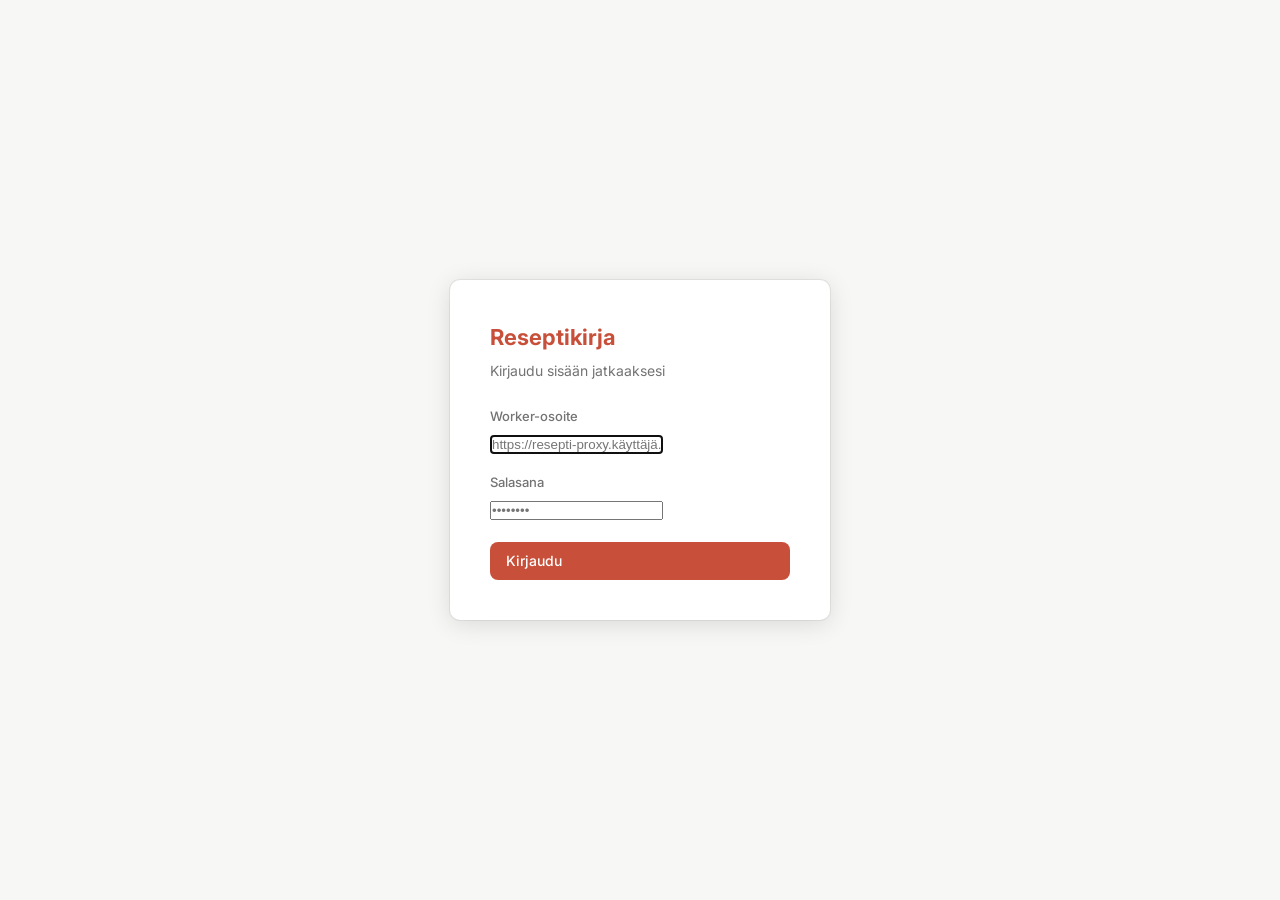
<file: index.html>
<!DOCTYPE html>
<html lang="fi">
<head>
  <meta charset="UTF-8">
  <meta name="viewport" content="width=device-width, initial-scale=1">
  <title>Reseptikirja</title>
  <link rel="stylesheet" href="css/style.css">
</head>
<body>

<header class="topbar">
  <div class="container topbar-inner">
    <span class="logo">Reseptikirja</span>
    <div class="search-wrap">
      <svg width="16" height="16" viewBox="0 0 24 24" fill="none" stroke="currentColor" stroke-width="2">
        <circle cx="11" cy="11" r="8"/><path d="m21 21-4.35-4.35"/>
      </svg>
      <input id="search" type="search" placeholder="Hae reseptejä tai ainesosia…" autocomplete="off">
    </div>
    <a href="lisaa.html" class="btn btn-primary">
      <svg width="14" height="14" viewBox="0 0 24 24" fill="none" stroke="currentColor" stroke-width="2.5"><path d="M12 5v14M5 12h14"/></svg>
      Lisää
    </a>
    <button id="btn-logout" class="btn-logout">Kirjaudu ulos</button>
  </div>
</header>

<main class="container">
  <div class="section-header">
    <h1>Kaikki reseptit</h1>
    <span id="recipe-count" class="count"></span>
  </div>

  <div id="recipe-grid" class="grid"></div>

  <div id="empty-state" class="empty" hidden>
    <svg width="56" height="56" viewBox="0 0 24 24" fill="none" stroke="currentColor" stroke-width="1.2">
      <path d="M14 2H6a2 2 0 0 0-2 2v16a2 2 0 0 0 2 2h12a2 2 0 0 0 2-2V8z"/>
      <polyline points="14 2 14 8 20 8"/>
      <line x1="16" y1="13" x2="8" y2="13"/>
      <line x1="16" y1="17" x2="8" y2="17"/>
      <polyline points="10 9 9 9 8 9"/>
    </svg>
    <h2>Ei vielä reseptejä</h2>
    <p>Lisää ensimmäinen resepti kuvakaappauksesta tai syöttämällä tiedot käsin.</p>
    <a href="lisaa.html" class="btn btn-primary">Lisää resepti</a>
  </div>
</main>

<script src="js/db.js"></script>
<script src="js/auth.js"></script>
<script src="js/index.js"></script>
</body>
</html>
</file>
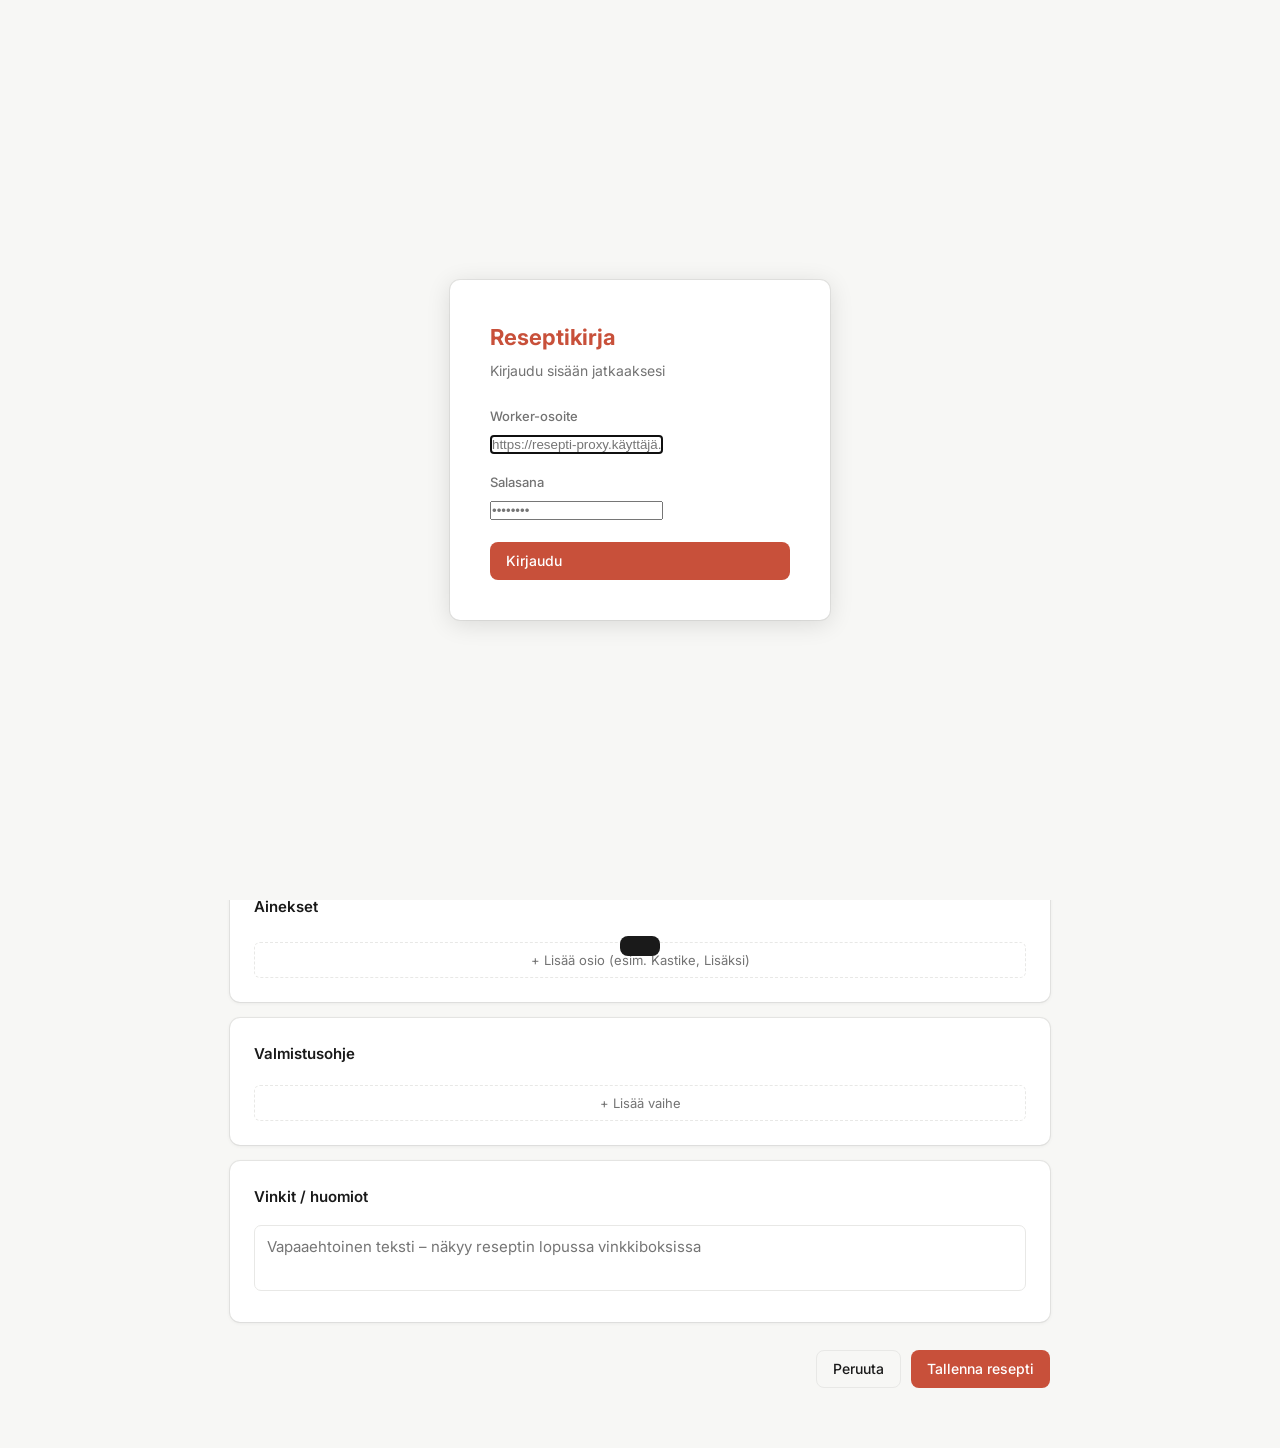
<file: lisaa.html>
<!DOCTYPE html>
<html lang="fi">
<head>
  <meta charset="UTF-8">
  <meta name="viewport" content="width=device-width, initial-scale=1">
  <title>Lisää resepti – Reseptikirja</title>
  <link rel="stylesheet" href="css/style.css">
</head>
<body>

<header class="topbar">
  <div class="container topbar-inner">
    <span class="logo">Reseptikirja</span>
    <button id="btn-logout" class="btn-logout" style="margin-left:auto">Kirjaudu ulos</button>
  </div>
</header>

<main class="container">
  <a href="index.html" class="back-link">
    <svg width="16" height="16" viewBox="0 0 24 24" fill="none" stroke="currentColor" stroke-width="2"><path d="M19 12H5M12 19l-7-7 7-7"/></svg>
    Takaisin
  </a>

  <h1 id="page-title" class="page-title">Lisää resepti</h1>

  <!-- ── Kuvakaappaus ── -->
  <div class="form-card">
    <h3>Analysoi kuvakaappaus</h3>

<div class="upload-area" id="upload-area">
      <input type="file" id="file-input" accept="image/*">
      <div id="upload-hint">
        <svg width="36" height="36" viewBox="0 0 24 24" fill="none" stroke="currentColor" stroke-width="1.5">
          <rect x="3" y="3" width="18" height="18" rx="2"/><circle cx="8.5" cy="8.5" r="1.5"/><polyline points="21 15 16 10 5 21"/>
        </svg>
        <p><strong>Lataa kuvakaappaus</strong><br>tai vedä ja pudota tähän</p>
      </div>
      <img id="upload-preview" class="upload-preview" alt="Esikatselu">
    </div>

    <div style="margin-top:12px">
      <button id="btn-analyze" class="btn btn-primary" disabled>Analysoi kuva</button>
      <span style="font-size:13px;color:var(--muted);margin-left:10px">Täyttää lomakkeen automaattisesti</span>
    </div>
  </div>

  <!-- ── Perustiedot ── -->
  <div class="form-card">
    <h3>Perustiedot</h3>
    <div class="field">
      <label for="title">Reseptin nimi *</label>
      <input type="text" id="title" placeholder="esim. Kanapasta">
    </div>
    <div class="row">
      <div class="field">
        <label for="servings">Annoksia</label>
        <input type="number" id="servings" min="1" placeholder="4">
      </div>
      <div class="field">
        <label for="servings-unit">Yksikkö</label>
        <input type="text" id="servings-unit" placeholder="annosta" value="annosta">
      </div>
    </div>
    <div class="field">
      <label>Tagit</label>
      <div class="tags-input-wrap" id="tags-wrap">
        <input type="text" id="tags-input" placeholder="esim. pasta, kana – Enter lisää">
      </div>
    </div>
  </div>

  <!-- ── Ainekset ── -->
  <div class="form-card">
    <h3>Ainekset</h3>
    <div id="ing-sections"></div>
    <button id="add-section-btn" class="add-btn" style="margin-top:8px">+ Lisää osio (esim. Kastike, Lisäksi)</button>
  </div>

  <!-- ── Ohje ── -->
  <div class="form-card">
    <h3>Valmistusohje</h3>
    <div id="steps"></div>
    <button id="add-step-btn" class="add-btn" style="margin-top:4px">+ Lisää vaihe</button>
  </div>

  <!-- ── Vinkit ── -->
  <div class="form-card">
    <h3>Vinkit / huomiot</h3>
    <div class="field">
      <textarea id="notes" placeholder="Vapaaehtoinen teksti – näkyy reseptin lopussa vinkkiboksissa"></textarea>
    </div>
  </div>

  <div class="form-footer">
    <button id="btn-cancel" class="btn btn-ghost">Peruuta</button>
    <button id="btn-save" class="btn btn-primary">Tallenna resepti</button>
  </div>
</main>

<div id="toast" class="toast"></div>

<script src="js/db.js"></script>
<script src="js/auth.js"></script>
<script src="js/lisaa.js"></script>
</body>
</html>
</file>
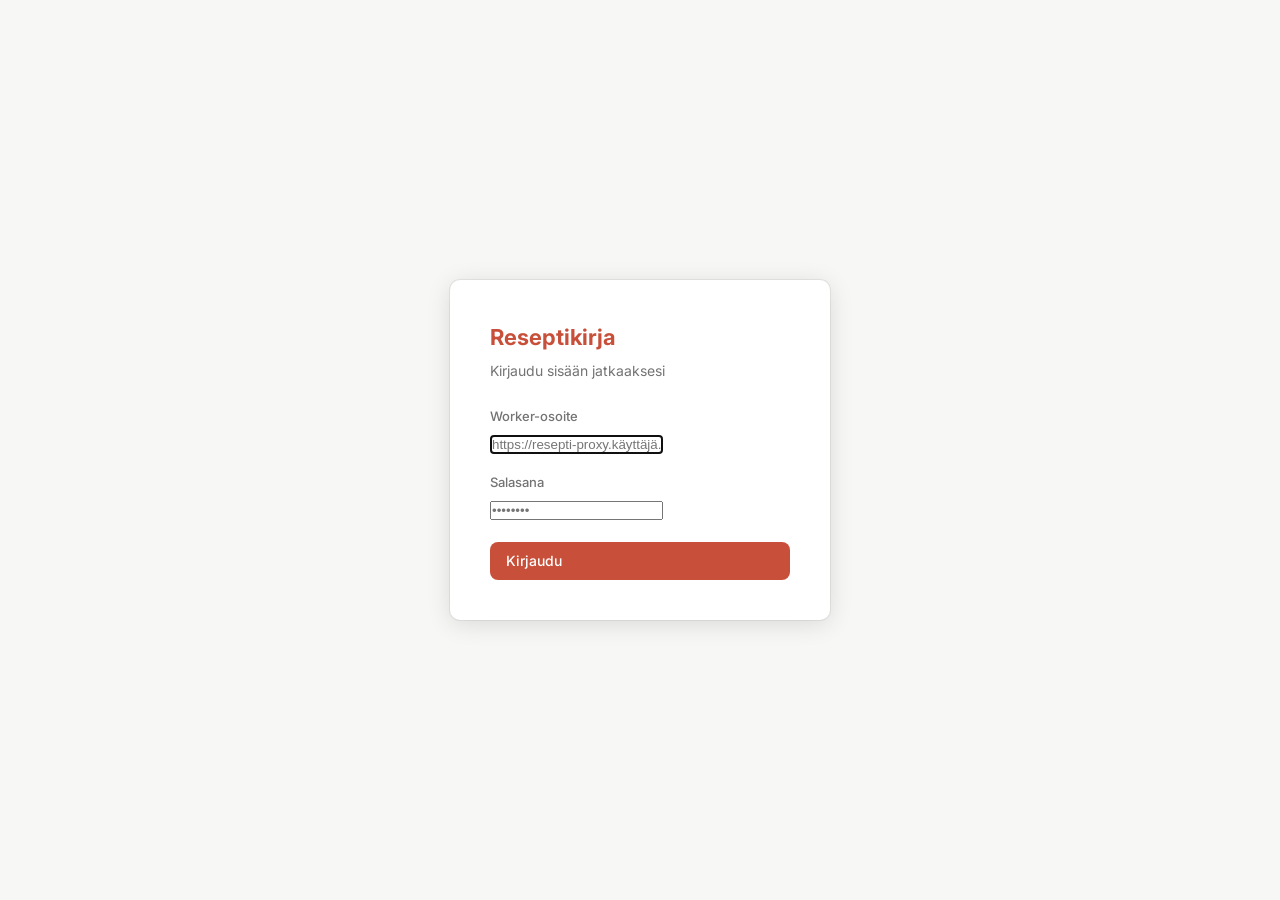
<file: resepti.html>
<!DOCTYPE html>
<html lang="fi">
<head>
  <meta charset="UTF-8">
  <meta name="viewport" content="width=device-width, initial-scale=1">
  <title>Resepti – Reseptikirja</title>
  <link rel="stylesheet" href="css/style.css">
</head>
<body>

<header class="topbar">
  <div class="container topbar-inner">
    <span class="logo">Reseptikirja</span>
    <button id="btn-logout" class="btn-logout" style="margin-left:auto">Kirjaudu ulos</button>
  </div>
</header>

<main class="container">
  <a href="index.html" class="back-link">
    <svg width="16" height="16" viewBox="0 0 24 24" fill="none" stroke="currentColor" stroke-width="2"><path d="M19 12H5M12 19l-7-7 7-7"/></svg>
    Kaikki reseptit
  </a>

  <div class="recipe-header">
    <h1 id="recipe-title" class="recipe-title"></h1>
    <div class="recipe-meta">
      <div id="servings-control" class="servings-control" hidden>
        <button id="btn-servings-minus" class="servings-btn" aria-label="Vähennä annoksia">−</button>
        <span id="servings-value"></span>
        <span id="servings-unit"></span>
        <button id="btn-servings-plus" class="servings-btn" aria-label="Lisää annoksia">+</button>
      </div>
      <span id="recipe-date" style="font-size:13px;color:var(--muted)"></span>
      <div class="recipe-actions" style="margin-left:auto">
        <button id="btn-edit" class="btn btn-ghost btn-sm">Muokkaa</button>
        <button id="btn-delete" class="btn btn-danger btn-sm">Poista</button>
      </div>
    </div>
    <div id="recipe-tags" class="tags" style="margin-top:10px"></div>
  </div>

  <div class="recipe-body">
    <aside class="ingredients-col">
      <h2>Ainekset</h2>
      <div id="ingredients"></div>
    </aside>

    <section class="instructions-col">
      <h2>Ohje</h2>
      <ol class="instructions-list"></ol>

      <div id="notes-section" hidden>
        <div class="notes-box">
          <strong>Vinkit</strong>
          <span id="notes-text"></span>
        </div>
      </div>
    </section>
  </div>
</main>

<script src="js/db.js"></script>
<script src="js/auth.js"></script>
<script src="js/resepti.js"></script>
</body>
</html>
</file>
<file: css/style.css>
@import url('https://fonts.googleapis.com/css2?family=Inter:wght@400;500;600;700&display=swap');

*, *::before, *::after { box-sizing: border-box; margin: 0; padding: 0; }

:root {
  --accent: #c8503a;
  --accent-light: #fdf1ee;
  --text: #1a1a1a;
  --muted: #737373;
  --border: #e8e8e6;
  --surface: #ffffff;
  --bg: #f7f7f5;
  --radius: 10px;
  --shadow: 0 1px 4px rgba(0,0,0,.07), 0 0 0 1px var(--border);
}

body {
  font-family: 'Inter', sans-serif;
  background: var(--bg);
  color: var(--text);
  line-height: 1.55;
  min-height: 100vh;
}

a { color: inherit; text-decoration: none; }

/* ── Layout ── */
.container {
  max-width: 860px;
  margin: 0 auto;
  padding: 0 20px;
}

/* ── Top bar ── */
.topbar {
  background: var(--surface);
  border-bottom: 1px solid var(--border);
  position: sticky;
  top: 0;
  z-index: 10;
}
.topbar-inner {
  display: flex;
  align-items: center;
  gap: 16px;
  height: 56px;
}
.logo {
  font-size: 18px;
  font-weight: 700;
  color: var(--accent);
  white-space: nowrap;
}
.search-wrap {
  flex: 1;
  position: relative;
}
.search-wrap svg {
  position: absolute;
  left: 11px;
  top: 50%;
  transform: translateY(-50%);
  color: var(--muted);
  pointer-events: none;
}
#search {
  width: 100%;
  height: 38px;
  border: 1px solid var(--border);
  border-radius: 8px;
  padding: 0 12px 0 36px;
  font: inherit;
  font-size: 14px;
  background: var(--bg);
  outline: none;
  transition: border-color .15s;
}
#search:focus { border-color: var(--accent); background: var(--surface); }

/* ── Buttons ── */
.btn {
  display: inline-flex;
  align-items: center;
  gap: 6px;
  height: 38px;
  padding: 0 16px;
  border-radius: 8px;
  border: none;
  font: inherit;
  font-size: 14px;
  font-weight: 500;
  cursor: pointer;
  transition: opacity .15s, background .15s;
  white-space: nowrap;
}
.btn-primary { background: var(--accent); color: #fff; }
.btn-primary:hover { opacity: .88; }
.btn-ghost { background: transparent; color: var(--text); border: 1px solid var(--border); }
.btn-ghost:hover { background: var(--bg); }
.btn-danger { background: transparent; color: #c0392b; border: 1px solid #e8c5c2; }
.btn-danger:hover { background: #fdf1ee; }
.btn-sm { height: 30px; padding: 0 10px; font-size: 13px; }
.btn:disabled { opacity: .45; cursor: not-allowed; }

/* ── Recipe grid ── */
.section-header {
  display: flex;
  align-items: center;
  justify-content: space-between;
  padding: 24px 0 16px;
}
.section-header h1 { font-size: 20px; font-weight: 600; }
.count { font-size: 13px; color: var(--muted); }

.grid {
  display: grid;
  grid-template-columns: repeat(auto-fill, minmax(220px, 1fr));
  gap: 14px;
  padding-bottom: 80px;
}

.card {
  display: block;
  background: var(--surface);
  border-radius: var(--radius);
  box-shadow: var(--shadow);
  padding: 18px;
  transition: box-shadow .15s, transform .15s;
  cursor: pointer;
}
.card:hover {
  box-shadow: 0 4px 16px rgba(0,0,0,.1), 0 0 0 1px var(--border);
  transform: translateY(-1px);
}
.card-title {
  font-size: 16px;
  font-weight: 600;
  margin-bottom: 4px;
  line-height: 1.3;
}
.card-meta {
  font-size: 13px;
  color: var(--muted);
  margin-bottom: 10px;
}

/* ── Tags ── */
.tags { display: flex; flex-wrap: wrap; gap: 5px; }
.tag {
  font-size: 12px;
  font-weight: 500;
  padding: 2px 8px;
  border-radius: 20px;
  background: var(--accent-light);
  color: var(--accent);
}

/* ── Empty state ── */
.empty {
  text-align: center;
  padding: 80px 20px;
  color: var(--muted);
}
.empty svg { margin-bottom: 16px; opacity: .35; }
.empty h2 { font-size: 18px; font-weight: 600; color: var(--text); margin-bottom: 6px; }
.empty p { font-size: 14px; margin-bottom: 20px; }

/* ── Back link ── */
.back-link {
  display: inline-flex;
  align-items: center;
  gap: 5px;
  font-size: 14px;
  color: var(--muted);
  padding: 20px 0 0;
  transition: color .15s;
}
.back-link:hover { color: var(--text); }

/* ── Recipe view ── */
.recipe-header { padding: 20px 0 24px; border-bottom: 1px solid var(--border); margin-bottom: 28px; }
.recipe-title { font-size: 28px; font-weight: 700; line-height: 1.25; margin-bottom: 8px; }
.recipe-meta { display: flex; align-items: center; gap: 12px; flex-wrap: wrap; }
.servings-control {
  display: flex;
  align-items: center;
  gap: 8px;
  background: var(--bg);
  border: 1px solid var(--border);
  border-radius: 8px;
  padding: 5px 12px;
  font-size: 14px;
  font-weight: 500;
}
.servings-btn {
  width: 22px; height: 22px;
  border-radius: 50%;
  border: 1px solid var(--border);
  background: var(--surface);
  cursor: pointer;
  font-size: 16px;
  line-height: 1;
  display: flex; align-items: center; justify-content: center;
  color: var(--accent);
  transition: background .15s;
}
.servings-btn:hover { background: var(--accent-light); }
#servings-value { min-width: 20px; text-align: center; }

.recipe-actions { display: flex; gap: 8px; }

.recipe-body { display: grid; grid-template-columns: 300px 1fr; gap: 40px; padding-bottom: 60px; }
@media (max-width: 640px) { .recipe-body { grid-template-columns: 1fr; } }

.ingredients-col h2, .instructions-col h2 {
  font-size: 15px;
  font-weight: 600;
  text-transform: uppercase;
  letter-spacing: .04em;
  color: var(--muted);
  margin-bottom: 14px;
}
.section-name {
  font-size: 14px;
  font-weight: 600;
  margin: 16px 0 8px;
  color: var(--text);
}
.section-name:first-child { margin-top: 0; }

.ingredients-table { width: 100%; border-collapse: collapse; }
.ingredients-table td { padding: 5px 0; vertical-align: top; font-size: 15px; }
.ingredients-table td.amt { color: var(--muted); padding-right: 14px; white-space: nowrap; text-align: right; font-variant-numeric: tabular-nums; }

.instructions-list { padding-left: 0; list-style: none; counter-reset: step; }
.instructions-list li {
  counter-increment: step;
  display: flex;
  gap: 14px;
  padding: 10px 0;
  border-bottom: 1px solid var(--border);
  font-size: 15px;
  line-height: 1.6;
}
.instructions-list li:last-child { border-bottom: none; }
.instructions-list li::before {
  content: counter(step);
  min-width: 24px;
  height: 24px;
  border-radius: 50%;
  background: var(--accent);
  color: #fff;
  font-size: 12px;
  font-weight: 700;
  display: flex;
  align-items: center;
  justify-content: center;
  flex-shrink: 0;
  margin-top: 2px;
}

.notes-box {
  background: var(--accent-light);
  border-left: 3px solid var(--accent);
  border-radius: 0 var(--radius) var(--radius) 0;
  padding: 14px 16px;
  margin-top: 20px;
  font-size: 14px;
  line-height: 1.6;
}
.notes-box strong { display: block; margin-bottom: 4px; font-size: 13px; color: var(--accent); }

/* ── Add/Edit form ── */
.page-title { font-size: 22px; font-weight: 700; padding: 20px 0 24px; }

.form-card {
  background: var(--surface);
  border-radius: var(--radius);
  box-shadow: var(--shadow);
  padding: 24px;
  margin-bottom: 16px;
}
.form-card h3 { font-size: 15px; font-weight: 600; margin-bottom: 16px; }

.field { margin-bottom: 16px; }
.field:last-child { margin-bottom: 0; }
.field label {
  display: block;
  font-size: 13px;
  font-weight: 500;
  margin-bottom: 5px;
  color: var(--muted);
}
.field input[type=text],
.field input[type=number],
.field textarea,
.field select {
  width: 100%;
  border: 1px solid var(--border);
  border-radius: 7px;
  padding: 9px 12px;
  font: inherit;
  font-size: 15px;
  outline: none;
  transition: border-color .15s;
  background: var(--surface);
}
.field input:focus,
.field textarea:focus { border-color: var(--accent); }
.field textarea { resize: none; overflow: hidden; min-height: 44px; }

.row { display: flex; gap: 12px; }
.row .field { flex: 1; }

/* ── Upload area ── */
.upload-area {
  border: 2px dashed var(--border);
  border-radius: var(--radius);
  padding: 40px 20px;
  text-align: center;
  cursor: pointer;
  transition: border-color .15s, background .15s;
  background: var(--bg);
  position: relative;
}
.upload-area:hover, .upload-area.drag-over {
  border-color: var(--accent);
  background: var(--accent-light);
}
.upload-area input[type=file] {
  position: absolute; inset: 0; opacity: 0; cursor: pointer; width: 100%; height: 100%;
}
.upload-area svg { color: var(--muted); margin-bottom: 10px; }
.upload-area p { font-size: 14px; color: var(--muted); }
.upload-area strong { color: var(--accent); }
.upload-preview {
  max-width: 100%; max-height: 300px; border-radius: 8px; margin-top: 14px;
  display: none;
}

.api-key-section { margin-bottom: 16px; }
.api-key-toggle {
  background: none; border: none; cursor: pointer;
  font: inherit; font-size: 13px; color: var(--muted);
  display: flex; align-items: center; gap: 5px;
  padding: 0;
}
.api-key-toggle:hover { color: var(--text); }
.api-key-form { margin-top: 8px; display: none; }
.api-key-form.open { display: block; }

/* ── Ingredient section editor ── */
.ing-section { margin-bottom: 20px; }
.ing-section-header {
  display: flex;
  align-items: center;
  gap: 8px;
  margin-bottom: 8px;
}
.ing-section-header input {
  flex: 1;
  min-width: 0;
  border: 1px solid var(--border);
  border-radius: 6px;
  padding: 6px 10px;
  font: inherit;
  font-size: 14px;
  font-weight: 600;
  outline: none;
}
.ing-section-header input:focus { border-color: var(--accent); }

.ing-row {
  display: grid;
  grid-template-columns: 80px 70px minmax(0, 1fr) auto;
  gap: 6px;
  align-items: center;
  margin-bottom: 6px;
}
.ing-row input {
  min-width: 0;
  border: 1px solid var(--border);
  border-radius: 6px;
  padding: 7px 9px;
  font: inherit;
  font-size: 14px;
  outline: none;
}
.ing-row input:focus { border-color: var(--accent); }

.remove-btn {
  background: none; border: none; cursor: pointer;
  color: var(--muted); font-size: 18px; line-height: 1;
  padding: 4px;
  border-radius: 4px;
  transition: color .15s, background .15s;
}
.remove-btn:hover { color: #c0392b; background: #fdf1ee; }

.add-btn {
  background: none; border: 1px dashed var(--border);
  border-radius: 6px;
  padding: 7px 12px;
  font: inherit;
  font-size: 13px;
  color: var(--muted);
  cursor: pointer;
  width: 100%;
  transition: border-color .15s, color .15s;
  margin-top: 4px;
}
.add-btn:hover { border-color: var(--accent); color: var(--accent); }

/* ── Instructions editor ── */
.step-row {
  display: flex;
  gap: 8px;
  align-items: flex-start;
  margin-bottom: 8px;
}
.step-num {
  min-width: 24px; height: 24px;
  background: var(--accent);
  color: #fff;
  border-radius: 50%;
  font-size: 12px;
  font-weight: 700;
  display: flex; align-items: center; justify-content: center;
  flex-shrink: 0;
  margin-top: 9px;
}
.step-row textarea {
  flex: 1;
  border: 1px solid var(--border);
  border-radius: 6px;
  padding: 8px 10px;
  font: inherit;
  font-size: 14px;
  resize: none;
  overflow: hidden;
  min-height: 44px;
  outline: none;
}
.step-row textarea:focus { border-color: var(--accent); }

/* ── Form footer ── */
.form-footer {
  display: flex;
  gap: 10px;
  justify-content: flex-end;
  padding: 12px 0 60px;
}

/* ── Toast ── */
.toast {
  position: fixed;
  bottom: 24px;
  left: 50%;
  transform: translateX(-50%) translateY(80px);
  background: #1a1a1a;
  color: #fff;
  padding: 10px 20px;
  border-radius: 8px;
  font-size: 14px;
  font-weight: 500;
  transition: transform .25s ease;
  z-index: 100;
  pointer-events: none;
}
.toast.show { transform: translateX(-50%) translateY(0); }

/* ── Spinner ── */
.spinner {
  width: 16px; height: 16px;
  border: 2px solid rgba(255,255,255,.4);
  border-top-color: #fff;
  border-radius: 50%;
  animation: spin .6s linear infinite;
  display: inline-block;
}
@keyframes spin { to { transform: rotate(360deg); } }

/* ── Tags input ── */
.tags-input-wrap {
  display: flex;
  flex-wrap: wrap;
  gap: 6px;
  border: 1px solid var(--border);
  border-radius: 7px;
  padding: 7px 10px;
  cursor: text;
  transition: border-color .15s;
  min-height: 42px;
  align-items: center;
}
.tags-input-wrap:focus-within { border-color: var(--accent); }
.tags-input-wrap .tag { cursor: default; }
.tags-input-wrap .tag button {
  background: none; border: none; cursor: pointer;
  color: var(--accent); margin-left: 3px; padding: 0; font-size: 12px;
}
.tags-input-wrap input {
  border: none; outline: none; font: inherit; font-size: 14px;
  background: transparent; min-width: 80px; flex: 1;
}

/* ── Login overlay ── */
.login-overlay {
  position: fixed;
  inset: 0;
  background: var(--bg);
  display: flex;
  align-items: center;
  justify-content: center;
  z-index: 1000;
  padding: 20px;
}
.login-card {
  background: var(--surface);
  border-radius: var(--radius);
  box-shadow: 0 4px 24px rgba(0,0,0,.12), 0 0 0 1px var(--border);
  padding: 40px;
  width: 100%;
  max-width: 380px;
}
.login-logo {
  font-size: 22px;
  font-weight: 700;
  color: var(--accent);
  margin-bottom: 6px;
}
.login-sub {
  font-size: 14px;
  color: var(--muted);
  margin-bottom: 24px;
}
.login-err {
  font-size: 13px;
  color: #c0392b;
  margin-bottom: 8px;
}

/* ── Logout button ── */
.btn-logout {
  font-size: 13px;
  color: var(--muted);
  background: none;
  border: none;
  cursor: pointer;
  font-family: inherit;
  padding: 0 4px;
  transition: color .15s;
}
.btn-logout:hover { color: var(--text); }
</file>
